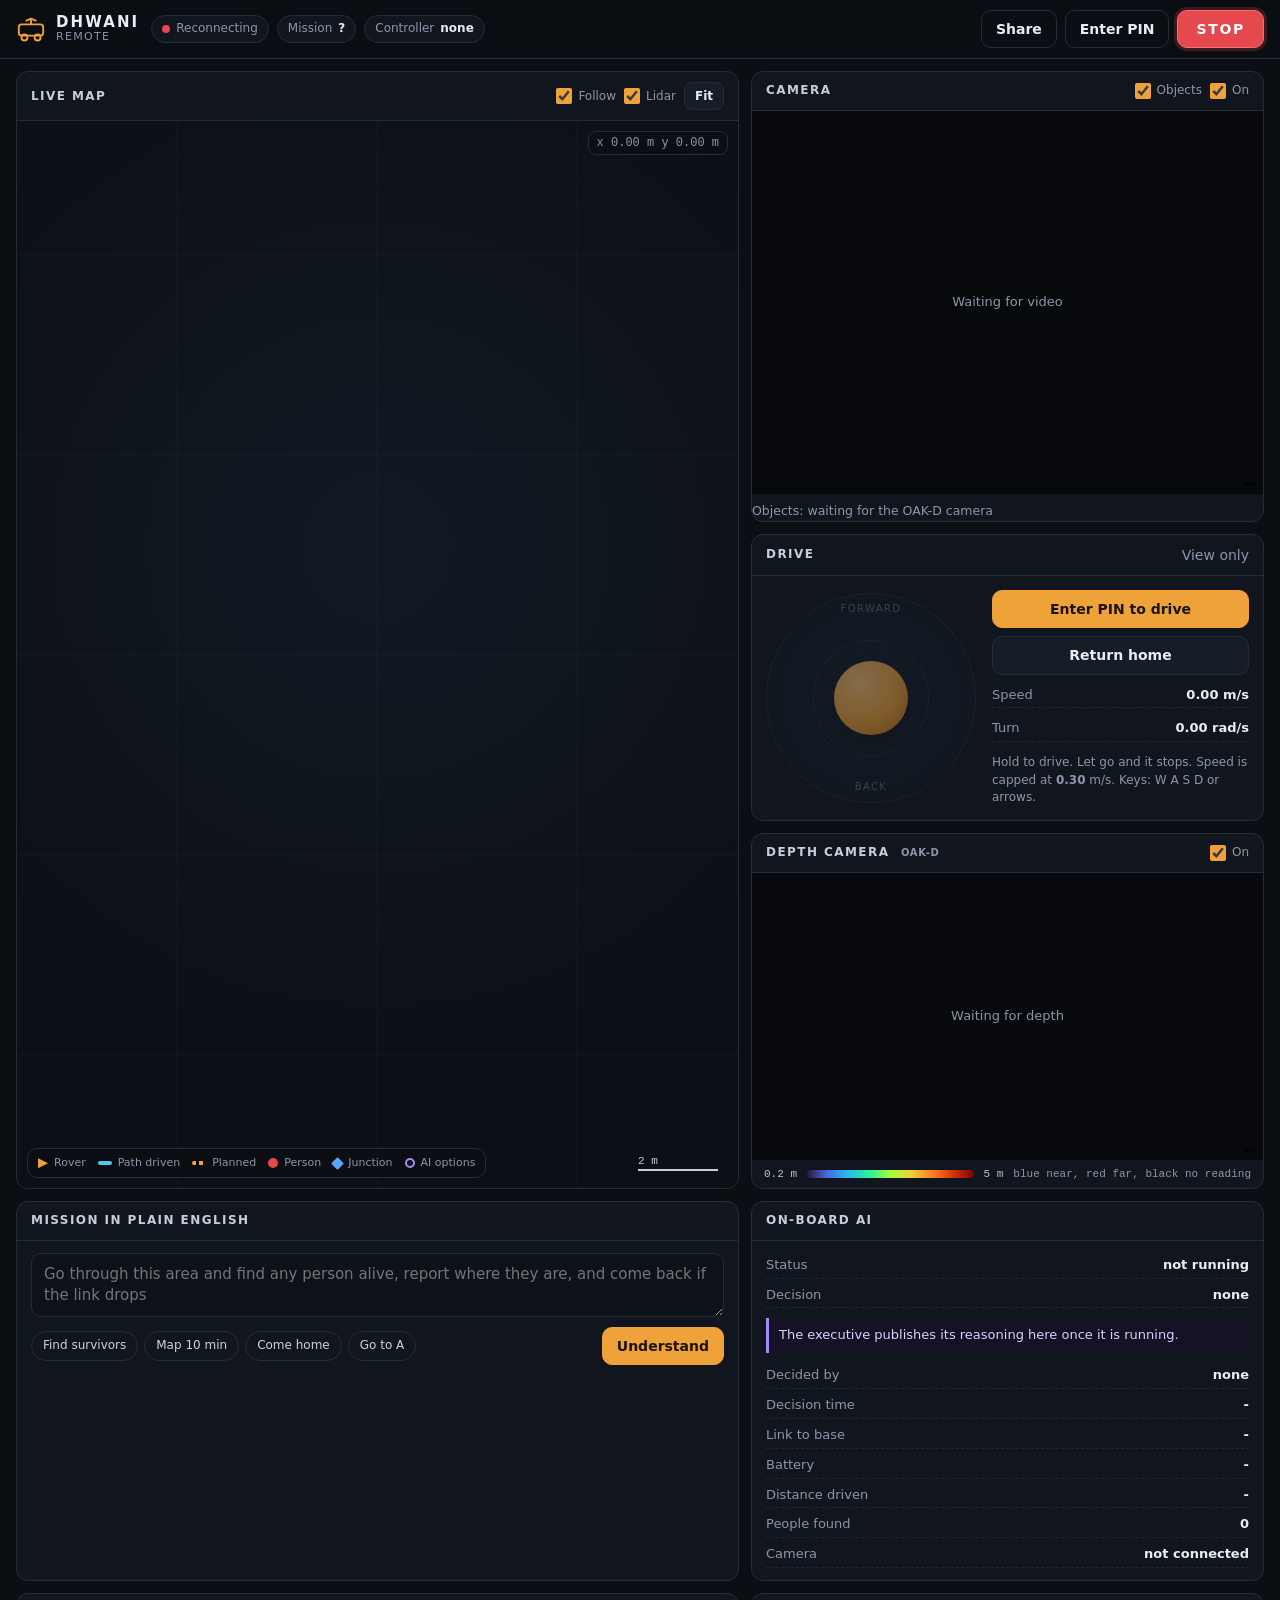
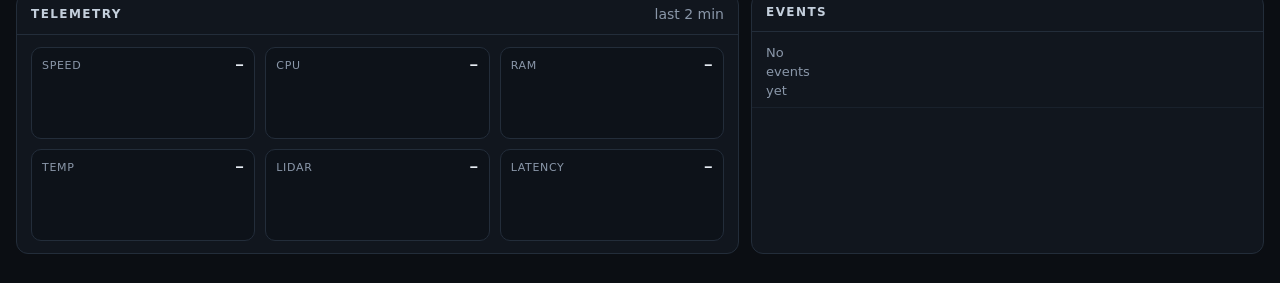
<file: remote/web/index.html>
<!doctype html>
<html lang="en">
<head>
<meta charset="utf-8">
<meta name="viewport" content="width=device-width, initial-scale=1, viewport-fit=cover, user-scalable=no">
<meta name="theme-color" content="#0b0e13">
<meta name="apple-mobile-web-app-capable" content="yes">
<meta name="apple-mobile-web-app-status-bar-style" content="black-translucent">
<title>DHWANI Remote</title>
<link rel="icon" href="icon.svg" type="image/svg+xml">
<link rel="manifest" href="manifest.webmanifest">
<link rel="stylesheet" href="style.css">
</head>
<body>
<div id="testbar" class="testbar" hidden>TEST MODE: every command goes to a test topic. The rover will not move.</div>

<header class="top">
  <div class="brand">
    <svg viewBox="0 0 32 32" aria-hidden="true"><rect x="3" y="11" width="26" height="12" rx="3"/><circle cx="9" cy="25" r="3.2"/><circle cx="23" cy="25" r="3.2"/><path d="M16 11V5m-5 2 5-2 5 2"/></svg>
    <div><b>DHWANI</b><span>Remote</span></div>
  </div>
  <div class="chips">
    <span class="chip" id="chip-link"><i class="dot"></i><span id="link-txt">Connecting</span></span>
    <span class="chip" id="chip-state">Mission <b id="mstate">?</b></span>
    <span class="chip hide-sm" id="chip-ctl">Controller <b id="ctlname">none</b></span>
  </div>
  <div class="top-actions">
    <button class="btn ghost hide-sm" id="btn-share" title="Share this dashboard">Share</button>
    <button class="btn ghost" id="btn-pin">Enter PIN</button>
    <button class="btn stop" id="btn-stop" aria-label="Stop the rover">STOP</button>
  </div>
</header>

<main class="grid">
  <section class="panel map-panel" aria-label="Live map">
    <div class="phead">
      <h2>Live map</h2>
      <div class="ptools">
        <label class="tog"><input type="checkbox" id="follow" checked><span>Follow</span></label>
        <label class="tog"><input type="checkbox" id="showscan" checked><span>Lidar</span></label>
        <button class="btn tiny" id="fit">Fit</button>
      </div>
    </div>
    <div class="map-wrap"><canvas id="map"></canvas>
      <div class="map-legend">
        <span><i class="lg rover"></i>Rover</span><span><i class="lg trail"></i>Path driven</span>
        <span><i class="lg plan"></i>Planned</span><span><i class="lg person"></i>Person</span>
        <span><i class="lg junction"></i>Junction</span><span><i class="lg cand"></i>AI options</span>
      </div>
      <div class="map-readout" id="readout">x 0.00 m  y 0.00 m</div>
    </div>
  </section>

  <section class="panel cam-panel" aria-label="Camera">
    <div class="phead"><h2>Camera <small id="camsrc"></small></h2>
      <div class="ptools"><label class="tog"><input type="checkbox" id="detson" checked><span>Objects</span></label>
        <label class="tog"><input type="checkbox" id="camon" checked><span>On</span></label></div>
    </div>
    <div class="cam-wrap"><img id="cam" alt="Live camera"><canvas id="camdets" class="cam-dets" aria-hidden="true"></canvas>
      <div class="cam-empty" id="camempty">Waiting for video</div>
      <div class="cam-fps" id="camfps"></div></div>
    <div class="dets-list" id="detslist" aria-live="polite">Objects: waiting for the OAK-D camera</div>
  </section>

  <section class="panel drive-panel" aria-label="Drive">
    <div class="phead"><h2>Drive</h2><div class="ptools"><span class="muted" id="drivehint">View only</span></div></div>
    <div class="drive-body">
      <div class="pad" id="pad" aria-label="Hold and drag to drive"><div class="pad-ring"></div><div class="knob" id="knob"></div>
        <span class="pad-lbl up">Forward</span><span class="pad-lbl down">Back</span></div>
      <div class="drive-side">
        <button class="btn primary" id="btn-take">Take control</button>
        <button class="btn" id="btn-resume" hidden>Resume after STOP</button>
        <button class="btn" id="btn-home">Return home</button>
        <div class="kv"><span>Speed</span><b id="spd">0.00 m/s</b></div>
        <div class="kv"><span>Turn</span><b id="trn">0.00 rad/s</b></div>
        <p class="note">Hold to drive. Let go and it stops. Speed is capped at <b id="vmax">0.30</b> m/s. Keys: W A S D or arrows.</p>
      </div>
    </div>
  </section>

  <section class="panel depth-panel" aria-label="Depth camera">
    <div class="phead"><h2>Depth camera <small>OAK-D</small></h2>
      <div class="ptools"><label class="tog"><input type="checkbox" id="depthon" checked><span>On</span></label></div>
    </div>
    <div class="depth-wrap"><img id="depth" alt="Live depth image"><div class="cam-empty" id="depthempty">Waiting for depth</div>
      <div class="cam-fps" id="depthfps"></div></div>
    <div class="depth-legend"><span>0.2 m</span><i class="depth-bar"></i><span>5 m</span><span class="muted">blue near, red far, black no reading</span></div>
  </section>

  <section class="panel mission-panel" aria-label="Mission">
    <div class="phead"><h2>Mission in plain English</h2><div class="ptools"><span class="muted" id="parserkind"></span></div></div>
    <form id="mform" class="mform" autocomplete="off">
      <textarea id="mtext" rows="2" placeholder="Go through this area and find any person alive, report where they are, and come back if the link drops"></textarea>
      <div class="mrow">
        <div class="chipset">
          <button type="button" class="qchip" data-t="Search the whole area for survivors and report their location">Find survivors</button>
          <button type="button" class="qchip" data-t="Map this area for 10 minutes and come back">Map 10 min</button>
          <button type="button" class="qchip" data-t="Come back home">Come home</button>
          <button type="button" class="qchip" data-t="Go to point A">Go to A</button>
        </div>
        <button class="btn primary" id="btn-parse" type="submit">Understand</button>
      </div>
    </form>
    <div class="parsed" id="parsed" hidden>
      <div class="parsed-head"><b id="ptask"></b><span class="conf"><i id="pconfbar"></i></span><span class="muted" id="pmeta"></span></div>
      <dl id="pfields"></dl>
      <div class="mrow end">
        <button class="btn" id="btn-json">JSON</button>
        <button class="btn primary" id="btn-start">Start mission</button>
      </div>
      <pre id="pjson" hidden></pre>
    </div>
  </section>

  <section class="panel exec-panel" aria-label="On-board AI">
    <div class="phead"><h2>On-board AI</h2><div class="ptools"><button class="btn tiny danger-outline" id="btn-arm" hidden>ARM</button></div></div>
    <div class="exec" id="exec">
      <div class="kv"><span>Status</span><b id="xphase">not running</b></div>
      <div class="kv"><span>Decision</span><b id="xdec">none</b></div>
      <p class="reason" id="xreason">The executive publishes its reasoning here once it is running.</p>
      <div class="kv"><span>Decided by</span><b id="xsrc">none</b></div>
      <div class="kv"><span>Decision time</span><b id="xms">-</b></div>
      <div class="kv"><span>Link to base</span><b id="xlink">-</b></div>
      <div class="kv"><span>Battery</span><b id="xbat">-</b></div>
      <div class="kv"><span>Distance driven</span><b id="xodo">-</b></div>
      <div class="kv"><span>People found</span><b id="xppl">0</b></div>
      <div class="kv"><span>Camera</span><b id="oakst">not connected</b></div>
      <form class="batrow" id="batform" hidden><label>Battery now <input id="batin" type="number" min="5" max="100" step="1" inputmode="numeric"> %</label><button class="btn tiny">Set</button></form>
    </div>
  </section>

  <section class="panel graphs-panel" aria-label="Telemetry">
    <div class="phead"><h2>Telemetry</h2><div class="ptools"><span class="muted">last 2 min</span></div></div>
    <div class="graphs" id="graphs"></div>
  </section>

  <section class="panel events-panel" aria-label="Events">
    <div class="phead"><h2>Events</h2></div>
    <ol class="events" id="events"><li class="muted">No events yet</li></ol>
  </section>
</main>

<div class="stopbar"><button class="btn stop big" id="btn-stop2">STOP</button></div>

<div class="modal" id="m-pin" hidden>
  <form class="card" id="pinform">
    <h3>Control the rover</h3>
    <p class="muted">Anyone with the link can watch and press STOP. Driving and missions need the PIN.</p>
    <label>Your name<input id="pin-name" maxlength="24" placeholder="Mentor" autocomplete="name"></label>
    <label>PIN<input id="pin-val" type="password" inputmode="numeric" maxlength="8" autocomplete="off"></label>
    <p class="err" id="pin-err"></p>
    <div class="mrow end"><button type="button" class="btn" data-close>Cancel</button><button class="btn primary">Unlock</button></div>
  </form>
</div>

<div class="modal" id="m-share" hidden>
  <div class="card share">
    <h3>Open this dashboard anywhere</h3>
    <img id="qr" alt="QR code for the dashboard link">
    <a id="shareurl" target="_blank" rel="noopener"></a>
    <p class="muted">Scanning gives view and STOP. Share the PIN separately with people who should drive.</p>
    <div class="mrow end"><button class="btn" id="btn-copy">Copy link</button><button class="btn" data-close>Close</button></div>
  </div>
</div>

<div class="modal" id="m-arm" hidden>
  <div class="card">
    <h3>Let the rover drive itself?</h3>
    <p>The on-board AI will drive, explore and make its own choices until the mission ends or someone presses STOP.</p>
    <p class="warnline">Someone must be standing next to the rover.</p>
    <div class="mrow end"><button class="btn" data-close>Cancel</button><button class="btn danger" id="btn-arm-ok">Arm and go</button></div>
  </div>
</div>

<div class="toasts" id="toasts" aria-live="polite"></div>
<script src="app.js"></script>
</body>
</html>
</file>
<file: remote/web/style.css>
/* DHWANI Remote. One committed look: a dark control room with a miner's-lamp amber accent.
   Colour carries meaning only: amber = act, green = healthy, red = stop/person, violet = AI. */
:root {
  --bg: #0b0e13;
  --panel: #11161e;
  --panel2: #161d27;
  --line: #232d3a;
  --text: #e7edf4;
  --muted: #8a97a9;
  --amber: #f0a23a;
  --amber-ink: #1b1204;
  --ok: #37b37a;
  --bad: #e5484d;
  --info: #58a6ff;
  --violet: #a78bfa;
  --radius: 12px;
  --gap: 12px;
  --sans: ui-sans-serif, system-ui, -apple-system, "Segoe UI", Roboto, "Helvetica Neue", Arial, sans-serif;
  --mono: ui-monospace, SFMono-Regular, Menlo, Consolas, monospace;
  color-scheme: dark;
}
* { box-sizing: border-box; }
html, body { margin: 0; background: var(--bg); color: var(--text); font: 14px/1.45 var(--sans); }
body { min-height: 100dvh; -webkit-tap-highlight-color: transparent; }
[hidden] { display: none !important; }
b, .kv b, .chip b { font-variant-numeric: tabular-nums; }
button, input, textarea { font: inherit; color: inherit; }
:focus-visible { outline: 2px solid var(--amber); outline-offset: 2px; }

.testbar { background: repeating-linear-gradient(135deg, #3a2a08 0 14px, #2c2006 14px 28px); color: #ffd28a;
  text-align: center; font-weight: 600; padding: 6px 12px; font-size: 13px; letter-spacing: .01em; }

/* ---------- header ---------- */
.top { position: sticky; top: 0; z-index: 20; display: flex; align-items: center; gap: 12px;
  padding: 10px 16px; padding-top: max(10px, env(safe-area-inset-top));
  background: rgba(11, 14, 19, .92); backdrop-filter: blur(8px); border-bottom: 1px solid var(--line); }
.brand { display: flex; align-items: center; gap: 10px; min-width: 0; }
.brand svg { width: 30px; height: 30px; fill: none; stroke: var(--amber); stroke-width: 2; stroke-linejoin: round; stroke-linecap: round; }
.brand div { display: flex; flex-direction: column; line-height: 1.05; }
.brand b { letter-spacing: .14em; font-size: 15px; }
.brand span { color: var(--muted); font-size: 11px; letter-spacing: .12em; text-transform: uppercase; }
.chips { display: flex; gap: 8px; flex-wrap: wrap; flex: 1; min-width: 0; }
.chip { display: inline-flex; align-items: center; gap: 6px; padding: 4px 10px; border: 1px solid var(--line);
  border-radius: 999px; background: var(--panel); color: var(--muted); font-size: 12px; white-space: nowrap; }
.chip b { color: var(--text); font-weight: 600; }
.dot { width: 8px; height: 8px; border-radius: 50%; background: var(--muted); display: inline-block; }
.chip.ok .dot { background: var(--ok); box-shadow: 0 0 0 3px rgba(55, 179, 122, .18); }
.chip.bad .dot { background: var(--bad); }
.chip.warn .dot { background: var(--amber); }
.top-actions { display: flex; gap: 8px; align-items: center; }

/* ---------- buttons ---------- */
.btn { appearance: none; border: 1px solid var(--line); background: var(--panel2); color: var(--text);
  padding: 8px 14px; border-radius: 10px; cursor: pointer; font-weight: 600; min-height: 38px;
  transition: background .12s, border-color .12s, transform .06s; touch-action: manipulation; }
.btn:hover { border-color: #33414f; }
.btn:active { transform: translateY(1px); }
.btn:disabled { opacity: .45; cursor: not-allowed; }
.btn.primary { background: var(--amber); color: var(--amber-ink); border-color: var(--amber); }
.btn.primary:hover { background: #f6b252; }
.btn.ghost { background: transparent; }
.btn.danger { background: var(--bad); border-color: var(--bad); color: #fff; }
.btn.danger-outline { border-color: var(--bad); color: #ff9a9d; background: transparent; }
.btn.danger-outline.on { background: var(--bad); color: #fff; }
.btn.tiny { min-height: 28px; padding: 3px 10px; font-size: 12px; border-radius: 8px; }
.btn.stop { background: var(--bad); border-color: #ff6b70; color: #fff; letter-spacing: .12em; padding: 8px 18px;
  box-shadow: 0 0 0 3px rgba(229, 72, 77, .22); }
.btn.stop:hover { background: #f05257; }
.btn.stop.big { width: 100%; min-height: 56px; font-size: 18px; border-radius: 14px; }

/* ---------- layout ---------- */
.grid { display: grid; gap: var(--gap); padding: var(--gap) 16px 24px; max-width: 1680px; margin: 0 auto;
  grid-template-columns: repeat(12, minmax(0, 1fr)); }
.panel { background: var(--panel); border: 1px solid var(--line); border-radius: var(--radius); min-width: 0;
  display: flex; flex-direction: column; overflow: hidden; }
.phead { display: flex; align-items: center; justify-content: space-between; gap: 8px; padding: 10px 14px;
  border-bottom: 1px solid var(--line); }
.phead h2 { margin: 0; font-size: 12px; font-weight: 700; letter-spacing: .12em; text-transform: uppercase; color: #c4cfdc; }
.phead h2 small { color: var(--muted); font-weight: 600; letter-spacing: .06em; margin-left: 6px; }
.ptools { display: flex; align-items: center; gap: 8px; }
.muted { color: var(--muted); }

.map-panel { grid-column: 1 / span 7; grid-row: span 3; }
.cam-panel { grid-column: 8 / span 5; }
.drive-panel { grid-column: 8 / span 5; }
.depth-panel { grid-column: 8 / span 5; }
.mission-panel { grid-column: 1 / span 7; }
.exec-panel { grid-column: 8 / span 5; }
.graphs-panel { grid-column: 1 / span 7; }
.events-panel { grid-column: 8 / span 5; }

/* ---------- map ---------- */
.map-wrap { position: relative; flex: 1; min-height: 520px; background:
  radial-gradient(circle at 50% 40%, #121923 0, #0c1016 70%); touch-action: none; }
#map { position: absolute; inset: 0; width: 100%; height: 100%; cursor: grab; }
#map:active { cursor: grabbing; }
.map-legend { position: absolute; left: 10px; bottom: 10px; display: flex; flex-wrap: wrap; gap: 4px 12px; max-width: calc(100% - 20px);
  background: rgba(11, 14, 19, .78); border: 1px solid var(--line); border-radius: 10px; padding: 6px 10px; font-size: 11px; color: var(--muted); }
.map-legend span { display: inline-flex; align-items: center; gap: 6px; }
.lg { width: 14px; height: 4px; border-radius: 2px; display: inline-block; }
.lg.rover { height: 10px; width: 10px; background: var(--amber); clip-path: polygon(0 0, 100% 50%, 0 100%); border-radius: 0; }
.lg.trail { background: #4cc9f0; }
.lg.plan { background: repeating-linear-gradient(90deg, var(--amber) 0 4px, transparent 4px 7px); }
.lg.person { width: 10px; height: 10px; border-radius: 50%; background: var(--bad); }
.lg.junction { width: 9px; height: 9px; background: var(--info); transform: rotate(45deg); border-radius: 1px; }
.lg.cand { width: 10px; height: 10px; border-radius: 50%; border: 2px solid var(--violet); background: transparent; }
.map-readout { position: absolute; right: 10px; top: 10px; font: 12px var(--mono); color: var(--muted);
  background: rgba(11, 14, 19, .78); border: 1px solid var(--line); border-radius: 8px; padding: 4px 8px; }
.tog { display: inline-flex; align-items: center; gap: 6px; font-size: 12px; color: var(--muted); cursor: pointer; user-select: none; }
.tog input { accent-color: var(--amber); width: 16px; height: 16px; margin: 0; }

/* ---------- camera ---------- */
.cam-wrap { position: relative; aspect-ratio: 4 / 3; background: #07090d; }
#cam { position: absolute; inset: 0; width: 100%; height: 100%; object-fit: contain; }
.cam-dets { position: absolute; inset: 0; width: 100%; height: 100%; pointer-events: none; }
.dets-list { margin-top: 8px; font-size: 12.5px; color: var(--muted); line-height: 1.5; min-height: 1.5em; }
.dets-list b { color: inherit; font-weight: 600; }
.dets-list .obj { display: inline-block; margin: 0 10px 0 0; white-space: nowrap; }
.dets-list .obj i { display: inline-block; width: 9px; height: 9px; border-radius: 2px; margin-right: 5px; vertical-align: -1px; }
.cam-empty { position: absolute; inset: 0; display: grid; place-items: center; color: var(--muted); font-size: 13px; }
.cam-fps { position: absolute; right: 8px; bottom: 8px; font: 11px var(--mono); color: #b8c3d1;
  background: rgba(0, 0, 0, .55); padding: 2px 6px; border-radius: 6px; }

/* ---------- depth ---------- */
.depth-wrap { position: relative; aspect-ratio: 16 / 9; background: #07090d; }
#depth { position: absolute; inset: 0; width: 100%; height: 100%; object-fit: contain; }
.depth-legend { display: flex; flex-wrap: wrap; align-items: center; gap: 6px 10px; padding: 8px 12px;
  font: 11px var(--mono); color: #b8c3d1; }
.depth-bar { flex: 1 1 120px; height: 8px; border-radius: 4px; background: linear-gradient(90deg, #30123b 0%, #466be3 12%, #28bceb 25%, #32f298 38%, #a4fc3c 50%, #ecd13a 62%, #fb8122 75%, #d23105 88%, #7a0403 100%); }

/* ---------- drive ---------- */
.drive-body { display: grid; grid-template-columns: auto 1fr; gap: 16px; padding: 14px; align-items: center; }
.pad { position: relative; width: 210px; height: 210px; border-radius: 50%; touch-action: none; user-select: none;
  background: radial-gradient(circle, #1b2430 0, #121821 70%); border: 1px solid var(--line); }
.pad-ring { position: absolute; inset: 22%; border-radius: 50%; border: 1px dashed #2c3847; }
.pad.disabled { opacity: .5; }
.pad.active { border-color: var(--amber); box-shadow: 0 0 0 4px rgba(240, 162, 58, .12) inset; }
.knob { position: absolute; left: 50%; top: 50%; width: 74px; height: 74px; margin: -37px 0 0 -37px; border-radius: 50%;
  background: radial-gradient(circle at 35% 30%, #f7c27a, var(--amber) 55%, #b86f12); box-shadow: 0 6px 18px rgba(0, 0, 0, .45);
  will-change: transform; }
.pad-lbl { position: absolute; left: 50%; transform: translateX(-50%); font-size: 10px; letter-spacing: .14em; text-transform: uppercase; color: #5f6d7e; }
.pad-lbl.up { top: 8px; } .pad-lbl.down { bottom: 8px; }
.drive-side { display: flex; flex-direction: column; gap: 8px; min-width: 0; }
.kv { display: flex; justify-content: space-between; gap: 10px; padding: 3px 0; border-bottom: 1px dashed #1e2733; font-size: 13px; }
.kv span { color: var(--muted); }
.note { color: var(--muted); font-size: 12px; margin: 4px 0 0; }

/* ---------- mission ---------- */
.mform { padding: 12px 14px 4px; display: flex; flex-direction: column; gap: 10px; }
textarea { width: 100%; resize: vertical; min-height: 58px; background: #0d1219; border: 1px solid var(--line); border-radius: 10px;
  padding: 10px 12px; line-height: 1.4; font-size: 15px; }
textarea:focus { border-color: #3b4a5c; outline: none; }
.mrow { display: flex; gap: 8px; align-items: center; justify-content: space-between; flex-wrap: wrap; }
.mrow.end { justify-content: flex-end; }
.chipset { display: flex; gap: 6px; flex-wrap: wrap; }
.qchip { border: 1px solid var(--line); background: transparent; border-radius: 999px; padding: 5px 11px; font-size: 12px;
  color: #c9d3df; cursor: pointer; }
.qchip:hover { border-color: var(--amber); color: #ffd18f; }
.parsed { margin: 6px 14px 14px; border: 1px solid var(--line); border-radius: 10px; background: #0d1219; padding: 10px 12px; }
.parsed-head { display: flex; align-items: center; gap: 10px; flex-wrap: wrap; margin-bottom: 6px; }
.parsed-head b { font-size: 15px; }
.conf { width: 90px; height: 6px; border-radius: 3px; background: #1f2935; overflow: hidden; }
.conf i { display: block; height: 100%; background: var(--ok); width: 0; }
.parsed dl { display: grid; grid-template-columns: minmax(120px, max-content) 1fr; gap: 4px 14px; margin: 6px 0 10px; font-size: 13px; }
.parsed dt { color: var(--muted); }
.parsed dd { margin: 0; }
.parsed.bad { border-color: #5a2a2d; }
pre#pjson { margin: 8px 0 0; padding: 10px; background: #080b10; border-radius: 8px; font: 12px/1.4 var(--mono); overflow-x: auto; }

/* ---------- AI, events, graphs ---------- */
.exec { padding: 12px 14px; display: flex; flex-direction: column; gap: 4px; }
.reason { margin: 6px 0; padding: 8px 10px; border-left: 3px solid var(--violet); background: #141224; border-radius: 0 8px 8px 0;
  color: #d9d2ff; font-size: 13px; }
.graphs { display: grid; grid-template-columns: repeat(3, minmax(0, 1fr)); gap: 10px; padding: 12px 14px; }
.gcard { background: #0d1219; border: 1px solid var(--line); border-radius: 10px; padding: 8px 10px 6px; min-width: 0; }
.gcard .gtop { display: flex; justify-content: space-between; align-items: baseline; font-size: 11px; color: var(--muted);
  letter-spacing: .06em; text-transform: uppercase; }
.gcard .gval { font: 600 16px var(--mono); color: var(--text); text-transform: none; letter-spacing: 0; }
.gcard canvas { width: 100%; height: 54px; display: block; margin-top: 4px; }
.events { list-style: none; margin: 0; padding: 6px 0; max-height: 300px; overflow-y: auto; }
.events li { display: grid; grid-template-columns: 58px 84px 1fr; gap: 8px; padding: 6px 14px; border-bottom: 1px solid #19212c; font-size: 13px; }
.events li time { color: var(--muted); font: 12px var(--mono); }
.events .kind { font-weight: 700; font-size: 11px; letter-spacing: .06em; }
.events .PERSON .kind, .events .HALT .kind, .events .STOP .kind { color: #ff8589; }
.events .ARRIVED .kind, .events .DONE .kind { color: #6fe0a8; }
.events .START .kind { color: #ffc977; }

/* ---------- overlays ---------- */
.stopbar { display: none; }
.modal { position: fixed; inset: 0; z-index: 50; background: rgba(4, 6, 9, .7); display: grid; place-items: center; padding: 16px; }
.card { width: min(420px, 100%); background: var(--panel); border: 1px solid var(--line); border-radius: 14px; padding: 18px;
  display: flex; flex-direction: column; gap: 10px; box-shadow: 0 20px 60px rgba(0, 0, 0, .5); }
.card h3 { margin: 0; font-size: 18px; }
.card p { margin: 0; }
.card label { display: flex; flex-direction: column; gap: 6px; font-size: 12px; color: var(--muted); }
.card input { background: #0d1219; border: 1px solid var(--line); border-radius: 10px; padding: 10px 12px; font-size: 16px; color: var(--text); }
.card .err { color: #ff8589; min-height: 1em; font-size: 13px; }
.warnline { color: #ffc977; font-weight: 600; }
.share img { width: 100%; max-width: 280px; align-self: center; background: #fff; border-radius: 12px; padding: 8px; }
.share a { color: var(--amber); word-break: break-all; text-align: center; font-family: var(--mono); font-size: 13px; }
.toasts { position: fixed; left: 50%; top: 70px; transform: translateX(-50%); z-index: 60; display: flex; flex-direction: column; gap: 8px;
  width: min(92vw, 460px); pointer-events: none; }
.toast { background: #1a2230; border: 1px solid #2d3a4b; border-left: 4px solid var(--info); padding: 10px 12px; border-radius: 10px;
  box-shadow: 0 10px 30px rgba(0, 0, 0, .4); font-size: 13px; animation: tin .18s ease-out; }
.toast.stop { border-left-color: var(--bad); }
.toast.ok { border-left-color: var(--ok); }
.toast.warn { border-left-color: var(--amber); }
@keyframes tin { from { opacity: 0; transform: translateY(-6px); } to { opacity: 1; transform: none; } }
@media (prefers-reduced-motion: reduce) { .toast { animation: none; } .btn { transition: none; } }

/* ---------- tablet ---------- */
@media (max-width: 1199px) {
  .map-panel { grid-column: 1 / -1; grid-row: auto; }
  .cam-panel { grid-column: 1 / span 6; }
  .drive-panel { grid-column: 7 / span 6; }
  .mission-panel { grid-column: 1 / -1; }
  .exec-panel { grid-column: 1 / span 6; }
  .events-panel { grid-column: 7 / span 6; }
  .graphs-panel { grid-column: 1 / -1; }
  .depth-panel { grid-column: 1 / -1; }
  .depth-wrap { max-height: 56vh; }
  .map-wrap { min-height: 52vh; }
  .drive-body { grid-template-columns: 1fr; justify-items: center; }
  .drive-side { width: 100%; }
}

/* ---------- phone ---------- */
@media (max-width: 767px) {
  .top { padding: 8px 10px; gap: 8px; }
  .brand span, .hide-sm { display: none; }
  .chips { gap: 6px; }
  .chip { padding: 3px 8px; }
  #btn-stop { display: none; }
  .grid { grid-template-columns: 1fr; padding: 8px 8px 96px; gap: 8px; }
  .panel { grid-column: 1 / -1 !important; }
  .cam-panel { order: 1; } .map-panel { order: 2; } .drive-panel { order: 3; } .depth-panel { order: 4; }
  .mission-panel { order: 5; } .exec-panel { order: 6; } .graphs-panel { order: 7; } .events-panel { order: 8; }
  .map-wrap { min-height: 46vh; }
  .pad { width: min(72vw, 260px); height: min(72vw, 260px); }
  .graphs { grid-template-columns: repeat(2, minmax(0, 1fr)); }
  .stopbar { display: block; position: fixed; left: 0; right: 0; bottom: 0; z-index: 30; padding: 10px 12px;
    padding-bottom: max(10px, env(safe-area-inset-bottom)); background: linear-gradient(to top, rgba(11, 14, 19, .98) 70%, rgba(11, 14, 19, 0)); }
  .map-legend { font-size: 10px; gap: 2px 8px; }
  .toasts { top: 60px; }
}

.batrow { display: flex; align-items: center; justify-content: space-between; gap: 8px; margin-top: 6px; font-size: 12px; color: var(--muted); }
.batrow input { width: 64px; background: #0d1219; border: 1px solid var(--line); border-radius: 8px; padding: 4px 6px; color: var(--text); }

#cam:not([src]), #depth:not([src]) { visibility: hidden; }
</file>
